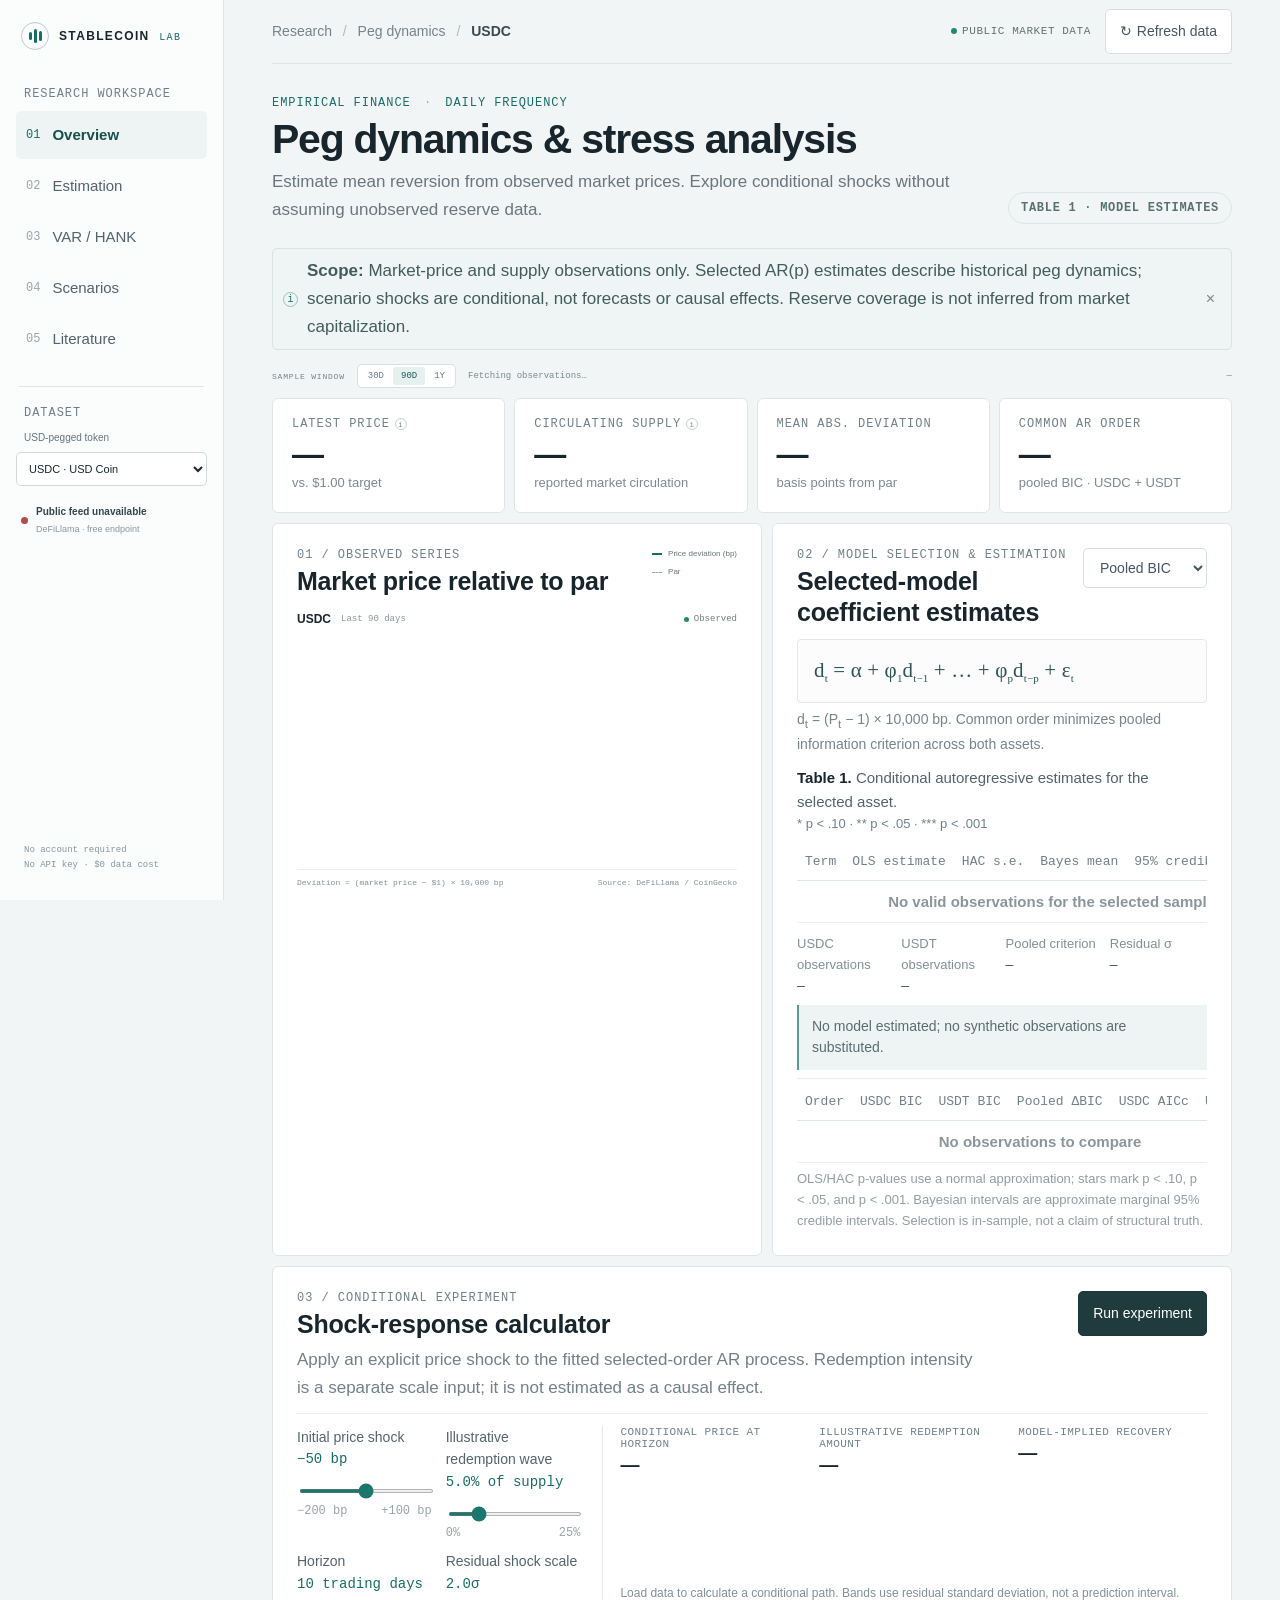
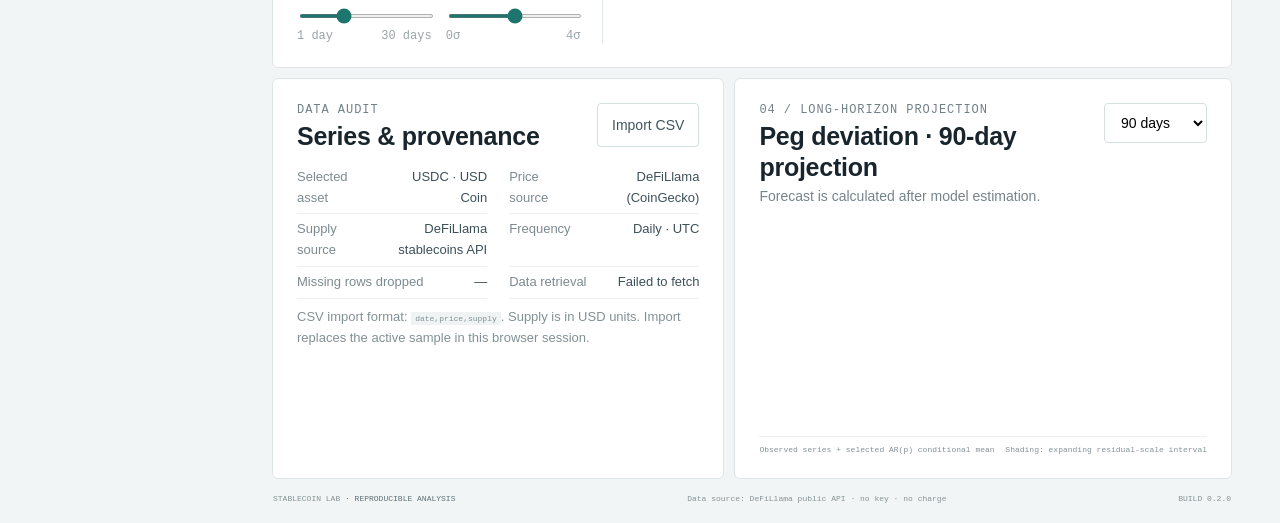
<file: index.html>
<!doctype html>
<html lang="en">
<head>
  <meta charset="utf-8"><meta name="viewport" content="width=device-width,initial-scale=1"><meta http-equiv="Content-Security-Policy" content="default-src 'self'; base-uri 'self'; object-src 'none'; form-action 'self'; script-src 'self'; style-src 'self'; img-src 'self' data:; font-src 'self'; connect-src 'self' https://stablecoins.llama.fi https://coins.llama.fi; upgrade-insecure-requests">
  <meta name="theme-color" content="#f7f8fa"><meta name="description" content="Empirical stablecoin peg diagnostics and scenario analysis.">
  <title>Stablecoin Lab — Empirical Research</title>
  
  
  <link rel="stylesheet" href="styles.css">
</head>
<body>
<div class="layout">
  <aside class="rail">
    <a class="wordmark" href="#overview" aria-label="Stablecoin Lab home"><span class="mark"><i></i><i></i><i></i></span><span>STABLECOIN <small>LAB</small></span></a>
    <div class="rail-caption">RESEARCH WORKSPACE</div>
    <nav class="nav"><a class="nav-link active" href="index.html#overview"><span>01</span> Overview</a><a class="nav-link" href="index.html#specification"><span>02</span> Estimation</a><a class="nav-link" href="models.html"><span>03</span> VAR / HANK</a><a class="nav-link" href="index.html#stress"><span>04</span> Scenarios</a><a class="nav-link" href="literature.html"><span>05</span> Literature</a></nav>
    <div class="rail-divider"></div>
    <div class="rail-caption">DATASET</div>
    <label class="select-label" for="assetSelect">USD-pegged token</label><select class="asset-select" id="assetSelect"><option value="USDC">USDC · USD Coin</option><option value="USDT">USDT · Tether</option></select>
    <div class="data-source-note"><span class="source-live" id="liveDot"></span><span><b id="sourceStatus">Connecting to public feed</b><small>DeFiLlama · free endpoint</small></span></div>
    <div class="rail-bottom"><div class="privacy-note">No account required<br>No API key · $0 data cost</div></div>
  </aside>
  <main class="workspace" id="overview">
    <header class="topbar"><div class="crumb">Research <span>/</span> Peg dynamics <span>/</span> <b id="assetCrumb">USDC</b></div><div class="topbar-right"><span class="dataset-badge"><i></i> PUBLIC MARKET DATA</span><button class="top-button" id="refreshBtn">↻ <span>Refresh data</span></button></div></header>
    <section class="page-head"><div><div class="kicker">EMPIRICAL FINANCE <span>·</span> DAILY FREQUENCY</div><h1>Peg dynamics &amp; stress analysis</h1><p class="intro">Estimate mean reversion from observed market prices. Explore conditional shocks without assuming unobserved reserve data.</p></div><div class="page-actions"><span class="table-mark">TABLE 1 · MODEL ESTIMATES</span></div></section>
    <div class="notice"><span class="notice-icon">i</span><span><b>Scope:</b> Market-price and supply observations only. Selected AR(p) estimates describe historical peg dynamics; scenario shocks are conditional, not forecasts or causal effects. Reserve coverage is not inferred from market capitalization.</span><button id="noticeClose" aria-label="Dismiss scope note">×</button></div>
    <div class="controls-row"><div class="control-label">SAMPLE WINDOW</div><div class="segmented" role="group" aria-label="Sample window"><button data-days="30">30D</button><button class="chosen" data-days="90">90D</button><button data-days="365">1Y</button></div><span class="sample-meta" id="sampleMeta">Fetching observations…</span><span class="asof" id="asOf">—</span></div>
    <section class="metrics" aria-label="Descriptive statistics">
      <article class="metric"><div class="metric-label">LATEST PRICE <span class="tip" title="Latest DeFiLlama market price observation">i</span></div><strong id="priceValue">—</strong><div class="metric-sub" id="priceDeviation">vs. $1.00 target</div></article>
      <article class="metric"><div class="metric-label">CIRCULATING SUPPLY <span class="tip" title="Supply from DeFiLlama stablecoin data">i</span></div><strong id="supplyValue">—</strong><div class="metric-sub">reported market circulation</div></article>
      <article class="metric"><div class="metric-label">MEAN ABS. DEVIATION</div><strong id="maeValue">—</strong><div class="metric-sub">basis points from par</div></article>
      <article class="metric"><div class="metric-label">COMMON AR ORDER</div><strong id="orderValue">—</strong><div class="metric-sub" id="rhoSub">pooled BIC · USDC + USDT</div></article>
    </section>
    <div class="analysis-grid">
      <section class="card chart-card"><div class="card-head"><div><div class="section-label">01 / OBSERVED SERIES</div><h2>Market price relative to par</h2></div><div class="chart-legend"><span><i class="legend-price"></i>Price deviation (bp)</span><span><i class="legend-par"></i>Par</span></div></div><div class="chart-statline"><strong id="chartAsset">USDC</strong><span id="chartRange">Last 90 days</span><span class="feed-label"><i></i> Observed</span></div><div class="chart-box"><svg id="priceChart" viewBox="0 0 900 300" role="img" aria-label="Observed stablecoin price deviations"></svg></div><div class="chart-foot"><span>Deviation = (market price − $1) × 10,000 bp</span><span>Source: DeFiLlama / CoinGecko</span></div></section>
      <section class="card model-card" id="specification"><div class="card-head"><div><div class="section-label">02 / MODEL SELECTION &amp; ESTIMATION</div><h2>Selected-model coefficient estimates</h2></div><div class="model-actions"><select id="orderMethod" aria-label="Model order selection"><option value="bic">Pooled BIC</option><option value="aicc">Pooled AICc</option><option value="fixed4">Fixed AR(4)</option></select></div></div><div class="equation">d<sub>t</sub> = α + φ<sub>1</sub>d<sub>t−1</sub> + … + φ<sub>p</sub>d<sub>t−p</sub> + ε<sub>t</sub></div><p class="model-note">d<sub>t</sub> = (P<sub>t</sub> − 1) × 10,000 bp. Common order minimizes pooled information criterion across both assets.</p><div class="paper-table-caption"><strong>Table 1.</strong> Conditional autoregressive estimates for the selected asset. <span>* p &lt; .10 · ** p &lt; .05 · *** p &lt; .001</span></div><div class="table-wrap"><table><thead><tr><th>Term</th><th>OLS estimate</th><th>HAC s.e.</th><th>Bayes mean</th><th>95% credible interval</th></tr></thead><tbody id="coefRows"><tr><td colspan="5" class="empty-cell">Waiting for USDC + USDT observations</td></tr></tbody></table></div><div class="fit-grid"><div><span>USDC observations</span><b id="nObs">—</b></div><div><span>USDT observations</span><b id="nObsOther">—</b></div><div><span>Pooled criterion</span><b id="criterionValue">—</b></div><div><span>Residual σ</span><b id="residSigma">—</b></div></div><div class="diagnostic" id="diagnostic">Model diagnostics will appear when both samples are loaded.</div><div class="order-wrap"><table><thead><tr><th>Order</th><th>USDC BIC</th><th>USDT BIC</th><th>Pooled ΔBIC</th><th>USDC AICc</th><th>USDT AICc</th></tr></thead><tbody id="orderRows"><tr><td colspan="6" class="empty-cell">Awaiting data</td></tr></tbody></table></div><div class="footnote">OLS/HAC p-values use a normal approximation; stars mark p &lt; .10, p &lt; .05, and p &lt; .001. Bayesian intervals are approximate marginal 95% credible intervals. Selection is in-sample, not a claim of structural truth.</div></section>
    </div>
    <section class="card stress-card" id="stress"><div class="stress-title"><div><div class="section-label">03 / CONDITIONAL EXPERIMENT</div><h2>Shock-response calculator</h2><p>Apply an explicit price shock to the fitted selected-order AR process. Redemption intensity is a separate scale input; it is not estimated as a causal effect.</p></div><button class="dark-button" id="runStress">Run experiment</button></div>
      <div class="stress-layout"><div class="stress-inputs">
        <div class="input-row"><label for="shockInput">Initial price shock</label><output id="shockOut">−50 bp</output><input id="shockInput" type="range" min="-200" max="100" value="-50" step="5"><div class="range-ends"><span>−200 bp</span><span>+100 bp</span></div></div>
        <div class="input-row"><label for="outflowInput">Illustrative redemption wave</label><output id="outflowOut">5.0% of supply</output><input id="outflowInput" type="range" min="0" max="25" value="5" step="0.5"><div class="range-ends"><span>0%</span><span>25%</span></div></div>
        <div class="input-row"><label for="horizonInput">Horizon</label><output id="horizonOut">10 trading days</output><input id="horizonInput" type="range" min="1" max="30" value="10" step="1"><div class="range-ends"><span>1 day</span><span>30 days</span></div></div>
        <div class="input-row"><label for="stressSigma">Residual shock scale</label><output id="sigmaOut">2.0σ</output><input id="stressSigma" type="range" min="0" max="4" value="2" step="0.1"><div class="range-ends"><span>0σ</span><span>4σ</span></div></div>
      </div><div class="scenario-output"><div class="scenario-kpis"><div><span>CONDITIONAL PRICE AT HORIZON</span><b id="scenarioPrice">—</b></div><div><span>ILLUSTRATIVE REDEMPTION AMOUNT</span><b id="redemptionAmount">—</b></div><div><span>MODEL-IMPLIED RECOVERY</span><b id="recoveryTime">—</b></div></div><div class="scenario-chart"><svg id="scenarioChart" viewBox="0 0 700 190" role="img" aria-label="Conditional price shock path"></svg></div><div class="scenario-caption" id="scenarioCaption">Load data to calculate a conditional path. Bands use residual standard deviation, not a prediction interval.</div></div></div>
    </section>
    <div class="lower-grid"><section class="card data-card"><div class="card-head"><div><div class="section-label">DATA AUDIT</div><h2>Series &amp; provenance</h2></div><label class="upload-button">Import CSV<input id="csvInput" type="file" accept=".csv,text/csv" hidden></label></div><div class="data-table"><div><span>Selected asset</span><b id="auditAsset">USDC · USD Coin</b></div><div><span>Price source</span><b>DeFiLlama (CoinGecko)</b></div><div><span>Supply source</span><b>DeFiLlama stablecoins API</b></div><div><span>Frequency</span><b>Daily · UTC</b></div><div><span>Missing rows dropped</span><b id="missingRows">—</b></div><div><span>Data retrieval</span><b id="retrievalStatus">In progress</b></div></div><p class="csv-help">CSV import format: <code>date,price,supply</code>. Supply is in USD units. Import replaces the active sample in this browser session.</p></section>
      <section class="card long-forecast"><div class="card-head"><div><div class="section-label">04 / LONG-HORIZON PROJECTION</div><h2 id="forecastHeading">Peg deviation · 90-day projection</h2></div><select id="forecastHorizon" aria-label="Forecast horizon"><option value="30">30 days</option><option value="90" selected>90 days</option><option value="180">180 days</option></select></div><div id="forecastMeta" class="model-note">Forecast is calculated after model estimation.</div><div class="forecast-box"><svg id="longForecast" viewBox="0 0 900 250" role="img" aria-label="Observed and forecast price deviation with uncertainty band"></svg></div><div class="chart-foot"><span>Observed series + selected AR(p) conditional mean</span><span>Shading: expanding residual-scale interval</span></div></section></div>
    
    
    <footer><span>STABLECOIN LAB <b>· REPRODUCIBLE ANALYSIS</b></span><span id="footerData">Data source: DeFiLlama public API · no key · no charge</span><span>BUILD 0.2.0</span></footer>
  </main>
</div><div class="toast" id="toast" role="status" aria-live="polite"></div><script src="app.js"></script>
</body></html>
</file>
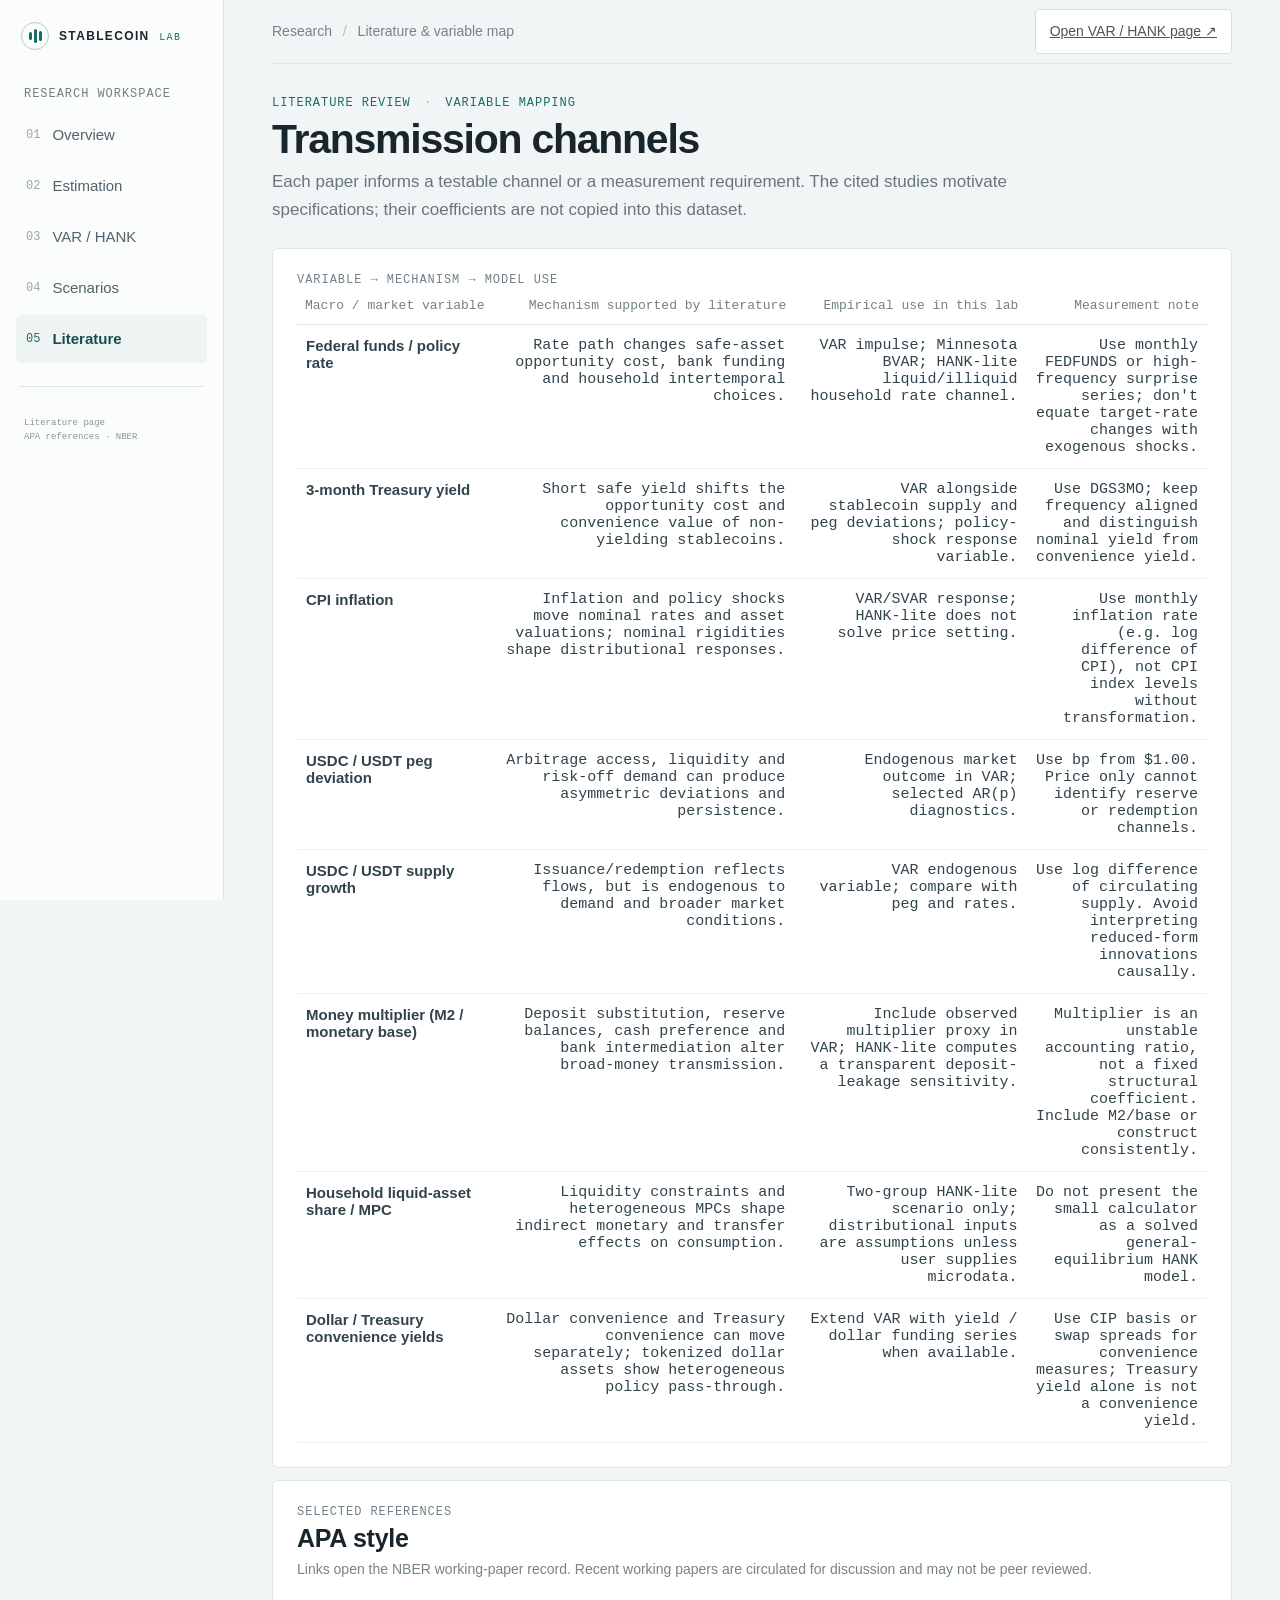
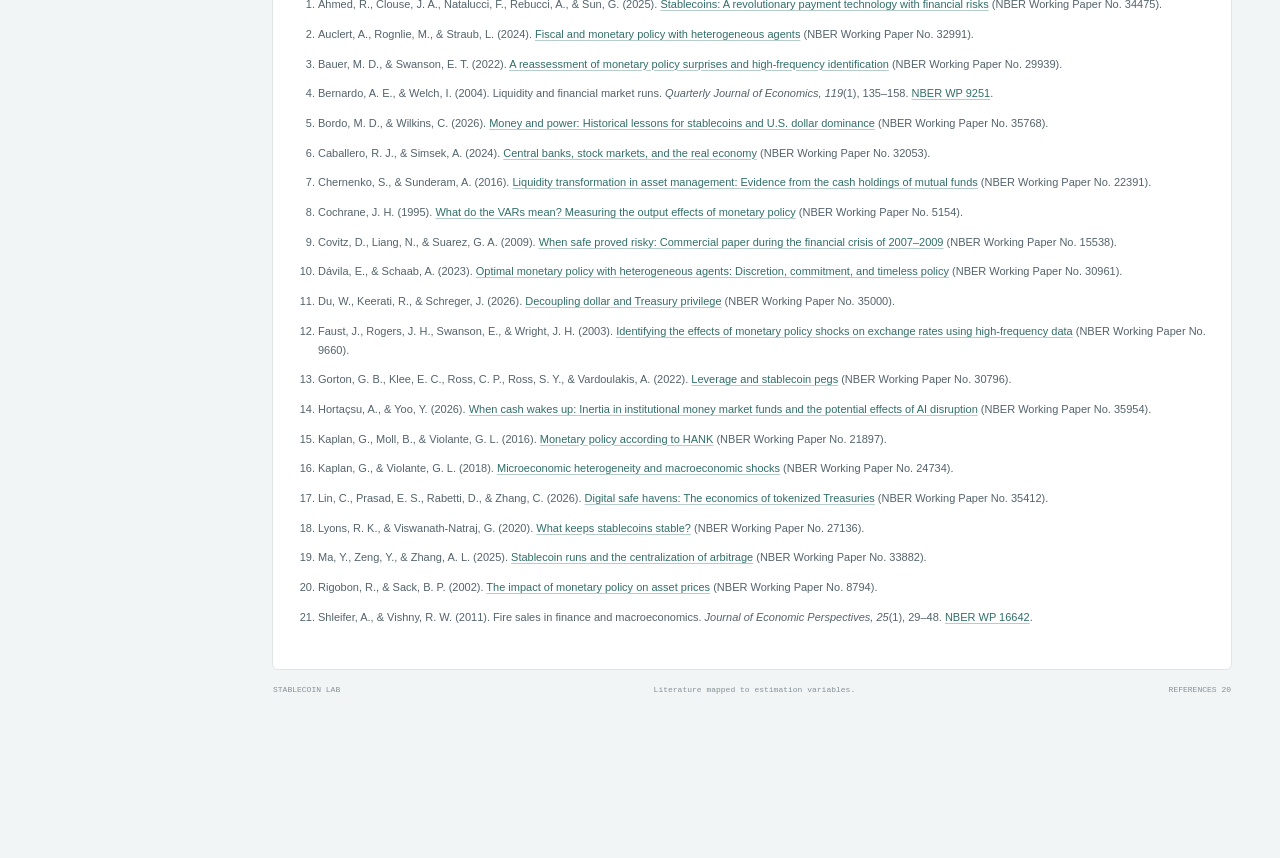
<file: literature.html>
<!doctype html><html lang="en"><head><meta charset="utf-8"><meta name="viewport" content="width=device-width,initial-scale=1"><meta http-equiv="Content-Security-Policy" content="default-src 'self'; base-uri 'self'; object-src 'none'; form-action 'self'; script-src 'self'; style-src 'self'; img-src 'self' data:; font-src 'self'; connect-src 'self' https://stablecoins.llama.fi https://coins.llama.fi; upgrade-insecure-requests"><meta name="theme-color" content="#f2f5f5"><title>Literature — Stablecoin Lab</title><link rel="stylesheet" href="styles.css"></head><body><div class="layout"><aside class="rail"><a class="wordmark" href="index.html"><span class="mark"><i></i><i></i><i></i></span><span>STABLECOIN <small>LAB</small></span></a><div class="rail-caption">RESEARCH WORKSPACE</div><nav class="nav"><a class="nav-link" href="index.html"><span>01</span> Overview</a><a class="nav-link" href="index.html#specification"><span>02</span> Estimation</a><a class="nav-link" href="models.html"><span>03</span> VAR / HANK</a><a class="nav-link" href="index.html#stress"><span>04</span> Scenarios</a><a class="nav-link active" href="literature.html"><span>05</span> Literature</a></nav><div class="rail-divider"></div><div class="privacy-note">Literature page<br>APA references · NBER</div></aside><main class="workspace"><header class="topbar"><div class="crumb">Research <span>/</span> Literature &amp; variable map</div><div class="topbar-right"><a class="top-button" href="models.html">Open VAR / HANK page ↗</a></div></header><section class="page-head"><div><div class="kicker">LITERATURE REVIEW <span>·</span> VARIABLE MAPPING</div><h1>Transmission channels</h1><p class="intro">Each paper informs a testable channel or a measurement requirement. The cited studies motivate specifications; their coefficients are not copied into this dataset.</p></div></section><section class="card"><div class="section-label">VARIABLE → MECHANISM → MODEL USE</div><div class="table-wrap variable-map"><table><thead><tr><th>Macro / market variable</th><th>Mechanism supported by literature</th><th>Empirical use in this lab</th><th>Measurement note</th></tr></thead><tbody>
<tr><td>Federal funds / policy rate</td><td>Rate path changes safe-asset opportunity cost, bank funding and household intertemporal choices.</td><td>VAR impulse; Minnesota BVAR; HANK-lite liquid/illiquid household rate channel.</td><td>Use monthly FEDFUNDS or high-frequency surprise series; don't equate target-rate changes with exogenous shocks.</td></tr>
<tr><td>3-month Treasury yield</td><td>Short safe yield shifts the opportunity cost and convenience value of non-yielding stablecoins.</td><td>VAR alongside stablecoin supply and peg deviations; policy-shock response variable.</td><td>Use DGS3MO; keep frequency aligned and distinguish nominal yield from convenience yield.</td></tr>
<tr><td>CPI inflation</td><td>Inflation and policy shocks move nominal rates and asset valuations; nominal rigidities shape distributional responses.</td><td>VAR/SVAR response; HANK-lite does not solve price setting.</td><td>Use monthly inflation rate (e.g. log difference of CPI), not CPI index levels without transformation.</td></tr>
<tr><td>USDC / USDT peg deviation</td><td>Arbitrage access, liquidity and risk-off demand can produce asymmetric deviations and persistence.</td><td>Endogenous market outcome in VAR; selected AR(p) diagnostics.</td><td>Use bp from $1.00. Price only cannot identify reserve or redemption channels.</td></tr>
<tr><td>USDC / USDT supply growth</td><td>Issuance/redemption reflects flows, but is endogenous to demand and broader market conditions.</td><td>VAR endogenous variable; compare with peg and rates.</td><td>Use log difference of circulating supply. Avoid interpreting reduced-form innovations causally.</td></tr>
<tr><td>Money multiplier (M2 / monetary base)</td><td>Deposit substitution, reserve balances, cash preference and bank intermediation alter broad-money transmission.</td><td>Include observed multiplier proxy in VAR; HANK-lite computes a transparent deposit-leakage sensitivity.</td><td>Multiplier is an unstable accounting ratio, not a fixed structural coefficient. Include M2/base or construct consistently.</td></tr>
<tr><td>Household liquid-asset share / MPC</td><td>Liquidity constraints and heterogeneous MPCs shape indirect monetary and transfer effects on consumption.</td><td>Two-group HANK-lite scenario only; distributional inputs are assumptions unless user supplies microdata.</td><td>Do not present the small calculator as a solved general-equilibrium HANK model.</td></tr>
<tr><td>Dollar / Treasury convenience yields</td><td>Dollar convenience and Treasury convenience can move separately; tokenized dollar assets show heterogeneous policy pass-through.</td><td>Extend VAR with yield / dollar funding series when available.</td><td>Use CIP basis or swap spreads for convenience measures; Treasury yield alone is not a convenience yield.</td></tr>
</tbody></table></div></section><section class="card literature-list"><div class="section-label">SELECTED REFERENCES</div><h2>APA style</h2><p class="model-note">Links open the NBER working-paper record. Recent working papers are circulated for discussion and may not be peer reviewed.</p><ol class="apa-references">
<li>Ahmed, R., Clouse, J. A., Natalucci, F., Rebucci, A., &amp; Sun, G. (2025). <a href="https://doi.org/10.3386/w34475" target="_blank" rel="noopener">Stablecoins: A revolutionary payment technology with financial risks</a> (NBER Working Paper No. 34475).</li>
<li>Auclert, A., Rognlie, M., &amp; Straub, L. (2024). <a href="https://doi.org/10.3386/w32991" target="_blank" rel="noopener">Fiscal and monetary policy with heterogeneous agents</a> (NBER Working Paper No. 32991).</li>
<li>Bauer, M. D., &amp; Swanson, E. T. (2022). <a href="https://doi.org/10.3386/w29939" target="_blank" rel="noopener">A reassessment of monetary policy surprises and high-frequency identification</a> (NBER Working Paper No. 29939).</li>
<li>Bernardo, A. E., &amp; Welch, I. (2004). Liquidity and financial market runs. <i>Quarterly Journal of Economics, 119</i>(1), 135–158. <a href="https://www.nber.org/papers/w9251" target="_blank" rel="noopener">NBER WP 9251</a>.</li>
<li>Bordo, M. D., &amp; Wilkins, C. (2026). <a href="https://doi.org/10.3386/w35768" target="_blank" rel="noopener">Money and power: Historical lessons for stablecoins and U.S. dollar dominance</a> (NBER Working Paper No. 35768).</li>
<li>Caballero, R. J., &amp; Simsek, A. (2024). <a href="https://doi.org/10.3386/w32053" target="_blank" rel="noopener">Central banks, stock markets, and the real economy</a> (NBER Working Paper No. 32053).</li>
<li>Chernenko, S., &amp; Sunderam, A. (2016). <a href="https://doi.org/10.3386/w22391" target="_blank" rel="noopener">Liquidity transformation in asset management: Evidence from the cash holdings of mutual funds</a> (NBER Working Paper No. 22391).</li>
<li>Cochrane, J. H. (1995). <a href="https://doi.org/10.3386/w5154" target="_blank" rel="noopener">What do the VARs mean? Measuring the output effects of monetary policy</a> (NBER Working Paper No. 5154).</li>
<li>Covitz, D., Liang, N., &amp; Suarez, G. A. (2009). <a href="https://doi.org/10.3386/w15538" target="_blank" rel="noopener">When safe proved risky: Commercial paper during the financial crisis of 2007–2009</a> (NBER Working Paper No. 15538).</li>
<li>Dávila, E., &amp; Schaab, A. (2023). <a href="https://doi.org/10.3386/w30961" target="_blank" rel="noopener">Optimal monetary policy with heterogeneous agents: Discretion, commitment, and timeless policy</a> (NBER Working Paper No. 30961).</li>
<li>Du, W., Keerati, R., &amp; Schreger, J. (2026). <a href="https://doi.org/10.3386/w35000" target="_blank" rel="noopener">Decoupling dollar and Treasury privilege</a> (NBER Working Paper No. 35000).</li>
<li>Faust, J., Rogers, J. H., Swanson, E., &amp; Wright, J. H. (2003). <a href="https://doi.org/10.3386/w9660" target="_blank" rel="noopener">Identifying the effects of monetary policy shocks on exchange rates using high-frequency data</a> (NBER Working Paper No. 9660).</li>
<li>Gorton, G. B., Klee, E. C., Ross, C. P., Ross, S. Y., &amp; Vardoulakis, A. (2022). <a href="https://doi.org/10.3386/w30796" target="_blank" rel="noopener">Leverage and stablecoin pegs</a> (NBER Working Paper No. 30796).</li>
<li>Hortaçsu, A., &amp; Yoo, Y. (2026). <a href="https://doi.org/10.3386/w35954" target="_blank" rel="noopener">When cash wakes up: Inertia in institutional money market funds and the potential effects of AI disruption</a> (NBER Working Paper No. 35954).</li>
<li>Kaplan, G., Moll, B., &amp; Violante, G. L. (2016). <a href="https://doi.org/10.3386/w21897" target="_blank" rel="noopener">Monetary policy according to HANK</a> (NBER Working Paper No. 21897).</li>
<li>Kaplan, G., &amp; Violante, G. L. (2018). <a href="https://doi.org/10.3386/w24734" target="_blank" rel="noopener">Microeconomic heterogeneity and macroeconomic shocks</a> (NBER Working Paper No. 24734).</li>
<li>Lin, C., Prasad, E. S., Rabetti, D., &amp; Zhang, C. (2026). <a href="https://doi.org/10.3386/w35412" target="_blank" rel="noopener">Digital safe havens: The economics of tokenized Treasuries</a> (NBER Working Paper No. 35412).</li>
<li>Lyons, R. K., &amp; Viswanath-Natraj, G. (2020). <a href="https://doi.org/10.3386/w27136" target="_blank" rel="noopener">What keeps stablecoins stable?</a> (NBER Working Paper No. 27136).</li>
<li>Ma, Y., Zeng, Y., &amp; Zhang, A. L. (2025). <a href="https://doi.org/10.3386/w33882" target="_blank" rel="noopener">Stablecoin runs and the centralization of arbitrage</a> (NBER Working Paper No. 33882).</li>
<li>Rigobon, R., &amp; Sack, B. P. (2002). <a href="https://doi.org/10.3386/w8794" target="_blank" rel="noopener">The impact of monetary policy on asset prices</a> (NBER Working Paper No. 8794).</li>
<li>Shleifer, A., &amp; Vishny, R. W. (2011). Fire sales in finance and macroeconomics. <i>Journal of Economic Perspectives, 25</i>(1), 29–48. <a href="https://www.nber.org/papers/w16642" target="_blank" rel="noopener">NBER WP 16642</a>.</li>
</ol></section><footer><span>STABLECOIN LAB</span><span>Literature mapped to estimation variables.</span><span>REFERENCES 20</span></footer></main></div></body></html>
</file>
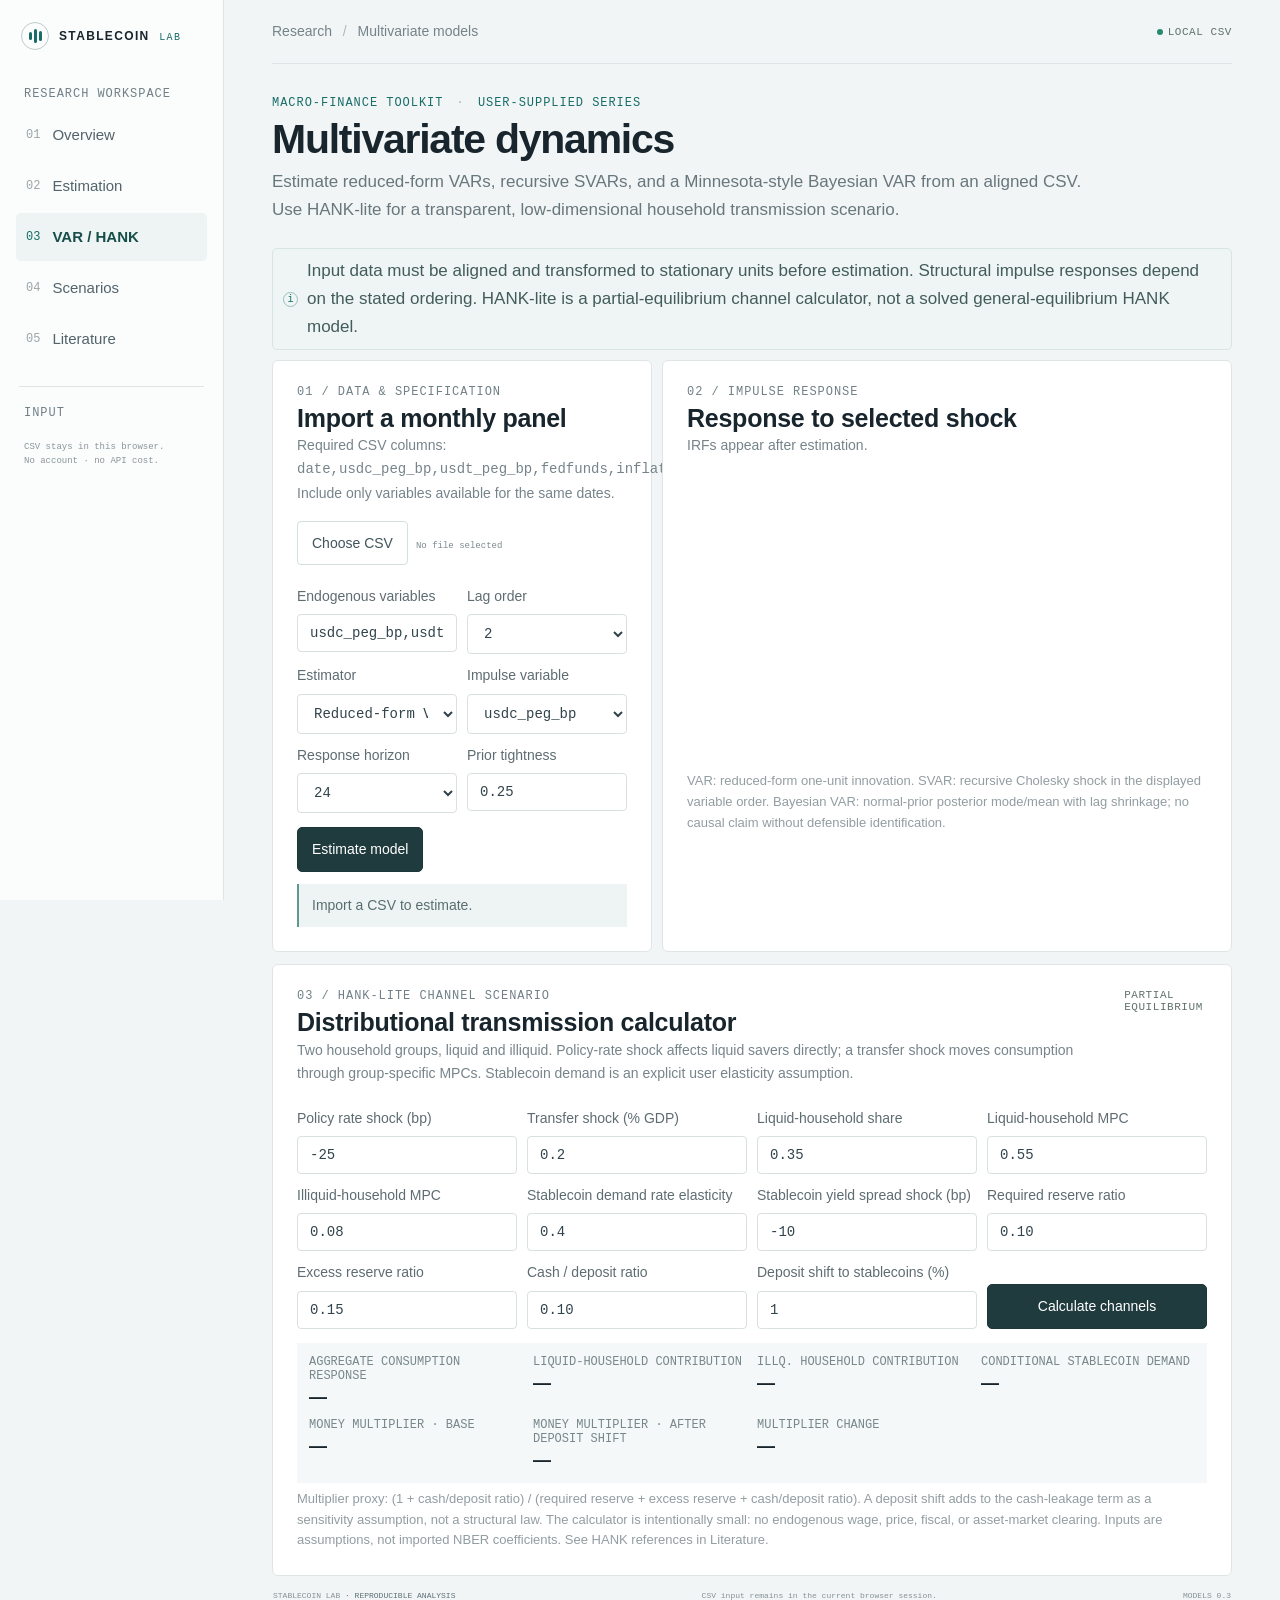
<file: models.html>
<!doctype html><html lang="en"><head><meta charset="utf-8"><meta name="viewport" content="width=device-width,initial-scale=1"><meta http-equiv="Content-Security-Policy" content="default-src 'self'; base-uri 'self'; object-src 'none'; form-action 'self'; script-src 'self'; style-src 'self'; img-src 'self' data:; font-src 'self'; connect-src 'self' https://stablecoins.llama.fi https://coins.llama.fi; upgrade-insecure-requests"><meta name="theme-color" content="#f2f5f5"><title>Models — Stablecoin Lab</title><link rel="stylesheet" href="styles.css"></head><body><div class="layout"><aside class="rail"><a class="wordmark" href="index.html"><span class="mark"><i></i><i></i><i></i></span><span>STABLECOIN <small>LAB</small></span></a><div class="rail-caption">RESEARCH WORKSPACE</div><nav class="nav"><a class="nav-link" href="index.html"><span>01</span> Overview</a><a class="nav-link" href="index.html#specification"><span>02</span> Estimation</a><a class="nav-link active" href="models.html"><span>03</span> VAR / HANK</a><a class="nav-link" href="index.html#stress"><span>04</span> Scenarios</a><a class="nav-link" href="literature.html"><span>05</span> Literature</a></nav><div class="rail-divider"></div><div class="rail-caption">INPUT</div><div class="privacy-note">CSV stays in this browser.<br>No account · no API cost.</div></aside><main class="workspace"><header class="topbar"><div class="crumb">Research <span>/</span> Multivariate models</div><div class="topbar-right"><span class="dataset-badge"><i></i> LOCAL CSV</span></div></header><section class="page-head"><div><div class="kicker">MACRO-FINANCE TOOLKIT <span>·</span> USER-SUPPLIED SERIES</div><h1>Multivariate dynamics</h1><p class="intro">Estimate reduced-form VARs, recursive SVARs, and a Minnesota-style Bayesian VAR from an aligned CSV. Use HANK-lite for a transparent, low-dimensional household transmission scenario.</p></div></section><div class="notice"><span class="notice-icon">i</span><span>Input data must be aligned and transformed to stationary units before estimation. Structural impulse responses depend on the stated ordering. HANK-lite is a partial-equilibrium channel calculator, not a solved general-equilibrium HANK model.</span></div><div class="analysis-grid model-page-grid"><section class="card"><div class="section-label">01 / DATA &amp; SPECIFICATION</div><h2>Import a monthly panel</h2><p class="model-note">Required CSV columns: <code>date,usdc_peg_bp,usdt_peg_bp,fedfunds,inflation,treasury3m,money_multiplier</code>. Include only variables available for the same dates.</p><label class="upload-button file-select">Choose CSV<input type="file" id="modelCsv" accept=".csv,text/csv" hidden></label><span id="fileStatus" class="sample-meta">No file selected</span><div class="field-grid"><label>Endogenous variables <input id="varList" value="usdc_peg_bp,usdt_peg_bp,fedfunds,inflation,money_multiplier" spellcheck="false"></label><label>Lag order <select id="lagOrder"><option>1</option><option selected>2</option><option>3</option><option>4</option></select></label><label>Estimator <select id="varType"><option value="var">Reduced-form VAR</option><option value="svar">Recursive SVAR (Cholesky)</option><option value="bvar">Bayesian VAR · Minnesota ridge</option></select></label><label>Impulse variable <select id="shockVar"></select></label><label>Response horizon <select id="irfHorizon"><option>12</option><option selected>24</option><option>36</option></select></label><label>Prior tightness <input id="priorTight" type="number" min="0.05" max="5" step="0.05" value="0.25"></label></div><button class="dark-button" id="estimateBtn">Estimate model</button><div id="modelError" class="diagnostic model-diagnostic">Import a CSV to estimate.</div></section><section class="card"><div class="section-label">02 / IMPULSE RESPONSE</div><h2 id="irfTitle">Response to selected shock</h2><div id="irfSummary" class="model-note">IRFs appear after estimation.</div><div class="chart-box irf-box"><svg id="irfChart" viewBox="0 0 900 300" role="img" aria-label="Impulse response functions"></svg></div><div id="coefSummary" class="table-wrap"></div><div class="footnote">VAR: reduced-form one-unit innovation. SVAR: recursive Cholesky shock in the displayed variable order. Bayesian VAR: normal-prior posterior mode/mean with lag shrinkage; no causal claim without defensible identification.</div></section></div><section class="card hank-card"><div class="card-head"><div><div class="section-label">03 / HANK-LITE CHANNEL SCENARIO</div><h2>Distributional transmission calculator</h2><p class="model-note">Two household groups, liquid and illiquid. Policy-rate shock affects liquid savers directly; a transfer shock moves consumption through group-specific MPCs. Stablecoin demand is an explicit user elasticity assumption.</p></div><span class="dataset-badge">PARTIAL EQUILIBRIUM</span></div><div class="hank-grid"><label>Policy rate shock (bp)<input id="hRate" type="number" value="-25" step="5"></label><label>Transfer shock (% GDP)<input id="hTransfer" type="number" value="0.2" step="0.05"></label><label>Liquid-household share<input id="hLiquidShare" type="number" value="0.35" min="0" max="1" step="0.05"></label><label>Liquid-household MPC<input id="hMpcL" type="number" value="0.55" min="0" max="1" step="0.05"></label><label>Illiquid-household MPC<input id="hMpcI" type="number" value="0.08" min="0" max="1" step="0.02"></label><label>Stablecoin demand rate elasticity<input id="hElasticity" type="number" value="0.4" step="0.05"></label><label>Stablecoin yield spread shock (bp)<input id="hSpread" type="number" value="-10" step="5"></label><label>Required reserve ratio<input id="hReserve" type="number" value="0.10" min="0.01" max="0.5" step="0.01"></label><label>Excess reserve ratio<input id="hExcess" type="number" value="0.15" min="0" max="1" step="0.01"></label><label>Cash / deposit ratio<input id="hCash" type="number" value="0.10" min="0" max="1" step="0.01"></label><label>Deposit shift to stablecoins (%)<input id="hShift" type="number" value="1" min="0" max="25" step="0.5"></label><button class="dark-button" id="hankBtn">Calculate channels</button></div><div class="hank-results"><div><span>AGGREGATE CONSUMPTION RESPONSE</span><b id="hCons">—</b></div><div><span>LIQUID-HOUSEHOLD CONTRIBUTION</span><b id="hLiquid">—</b></div><div><span>ILLQ. HOUSEHOLD CONTRIBUTION</span><b id="hIlliquid">—</b></div><div><span>CONDITIONAL STABLECOIN DEMAND</span><b id="hDemand">—</b></div><div><span>MONEY MULTIPLIER · BASE</span><b id="hMultBase">—</b></div><div><span>MONEY MULTIPLIER · AFTER DEPOSIT SHIFT</span><b id="hMultAfter">—</b></div><div><span>MULTIPLIER CHANGE</span><b id="hMultChange">—</b></div></div><div class="footnote">Multiplier proxy: (1 + cash/deposit ratio) / (required reserve + excess reserve + cash/deposit ratio). A deposit shift adds to the cash-leakage term as a sensitivity assumption, not a structural law. The calculator is intentionally small: no endogenous wage, price, fiscal, or asset-market clearing. Inputs are assumptions, not imported NBER coefficients. See HANK references in Literature.</div></section><footer><span>STABLECOIN LAB <b>· REPRODUCIBLE ANALYSIS</b></span><span>CSV input remains in the current browser session.</span><span>MODELS 0.3</span></footer></main></div><div id="toast" class="toast" role="status"></div><script src="models.js"></script></body></html>
</file>
<file: styles.css>
:root{--ink:#18252d;--muted:#66747d;--faint:#8b979e;--line:#dfe5e7;--paper:#fff;--canvas:#f5f7f7;--teal:#176d68;--teal2:#e8f3f1;--blue:#356a91;--gold:#a16b2a;--red:#a34343;--mono:'DM Mono',monospace;--sans:'DM Sans',sans-serif;--display:'Manrope',sans-serif}*{box-sizing:border-box}html{scroll-behavior:smooth}body{margin:0;background:var(--canvas);color:var(--ink);font:13px/1.45 var(--sans)}button,select,input{font:inherit}button{cursor:pointer}.layout{min-height:100vh}.rail{position:fixed;inset:0 auto 0 0;width:224px;background:#fff;border-right:1px solid var(--line);padding:22px 16px 15px;display:flex;flex-direction:column;z-index:3}.wordmark{display:flex;align-items:center;gap:10px;text-decoration:none;color:var(--ink);font:700 12px var(--display);letter-spacing:1.35px;margin:0 5px 37px}.wordmark small{font:500 10px var(--mono);letter-spacing:1.3px;color:var(--teal);margin-left:5px}.mark{width:28px;height:28px;border:1px solid #bdcbcd;border-radius:50%;display:flex;align-items:center;justify-content:center;gap:2px}.mark i{display:block;width:3px;border-radius:2px;background:var(--teal)}.mark i:nth-child(1){height:8px}.mark i:nth-child(2){height:14px}.mark i:nth-child(3){height:10px}.rail-caption,.section-label,.kicker,.metric-label{font:500 9px var(--mono);letter-spacing:1px;color:#718087}.rail-caption{padding:0 8px;margin-bottom:10px}.nav{display:grid;gap:3px}.nav-link{display:flex;gap:12px;align-items:center;padding:9px 9px;border-radius:5px;text-decoration:none;color:#53636b;font-size:11px}.nav-link span{font:10px var(--mono);color:#9aa5a9}.nav-link.active{background:#edf4f3;color:#174e4a;font-weight:600}.nav-link.active span{color:var(--teal)}.rail-divider{height:1px;background:var(--line);margin:23px 3px 19px}.select-label{font-size:10px;color:var(--muted);margin:0 8px 6px}.asset-select{background:#fff;color:var(--ink);border:1px solid #cfd9dc;border-radius:5px;padding:9px 8px;font-size:11px;width:100%;outline:none}.asset-select:focus,.top-button:focus-visible,button:focus-visible,input:focus-visible{outline:2px solid #4d9b95;outline-offset:2px}.data-source-note{margin:18px 5px 0;display:flex;align-items:center;gap:8px;font-size:10px}.data-source-note b{font-weight:600;color:#34464d;display:block}.data-source-note small{font-size:9px;color:var(--faint);display:block;margin-top:2px}.source-live,.dataset-badge i,.feed-label i{width:7px;height:7px;border-radius:50%;background:#23886c;display:inline-block}.source-live.error{background:#b34c4c}.rail-bottom{margin-top:auto}.privacy-note{font:9px/1.6 var(--mono);color:#89969b;padding:10px 8px 13px}.login-button{display:flex;align-items:center;gap:8px;width:100%;border:1px solid var(--line);background:#fff;border-radius:5px;padding:8px;color:#45555d;font-size:10px}.user-glyph{width:20px;height:20px;border:1px solid #d5dddf;border-radius:50%;display:grid;place-items:center;color:var(--teal)}.login-button small{margin-left:auto;font-size:8px;color:#8c979b}.workspace{margin-left:224px;padding:0 35px 20px;max-width:1700px}.topbar{height:54px;border-bottom:1px solid var(--line);display:flex;align-items:center;justify-content:space-between}.crumb{font-size:10px;color:#75838a}.crumb span{padding:0 7px;color:#afb9bc}.crumb b{font-weight:600;color:#394a52}.topbar-right{display:flex;align-items:center;gap:14px}.dataset-badge{font:8px var(--mono);letter-spacing:.55px;color:#61726e;display:flex;align-items:center;gap:5px}.dataset-badge i{width:6px;height:6px}.top-button,.outline-button,.small-action{border:1px solid #d6dfe0;background:#fff;border-radius:5px;color:#47565e;padding:6px 9px;font-size:10px}.top-button{display:flex;align-items:center;gap:5px}.page-head{display:flex;align-items:flex-end;justify-content:space-between;padding:23px 0 16px}.kicker{font-size:8px;letter-spacing:1.2px;color:var(--teal)}.kicker span{padding:0 5px;color:#aab6b7}h1{font:650 24px/1.2 var(--display);letter-spacing:-.75px;margin:7px 0 5px}.intro{margin:0;color:#68777d;font-size:11px;max-width:660px}.page-actions{display:flex;gap:7px}.outline-button,.dark-button{padding:8px 11px;font-size:10px}.dark-button{border:1px solid #1e3739;background:#203b3e;border-radius:5px;color:white}.dark-button:hover{background:#2d5555}.notice{display:flex;align-items:center;gap:9px;border:1px solid #d6e4e2;background:#eef5f4;border-radius:5px;padding:8px 10px;color:#435c5b;font-size:9px;line-height:1.45}.notice-icon{width:15px;height:15px;border:1px solid #9bbfba;border-radius:50%;display:grid;place-items:center;font:10px var(--mono);color:var(--teal);flex:none}.notice b{font-weight:700}.notice button{margin-left:auto;border:0;background:none;color:#748985;font-size:16px;line-height:1}.controls-row{display:flex;align-items:center;gap:12px;padding:14px 0 10px}.control-label{font:8px var(--mono);letter-spacing:.8px;color:#748189}.segmented{border:1px solid #d8e0e1;border-radius:5px;padding:2px;display:flex;background:white;gap:1px}.segmented button{border:0;background:transparent;color:#69777d;border-radius:3px;padding:4px 8px;font:9px var(--mono)}.segmented button.chosen{background:#e6f1ef;color:#185954}.sample-meta,.asof{font:9px var(--mono);color:#7c898e}.asof{margin-left:auto}.metrics{display:grid;grid-template-columns:repeat(4,minmax(0,1fr));gap:9px}.metric,.card{background:var(--paper);border:1px solid var(--line);border-radius:6px}.metric{padding:12px 13px;min-height:82px}.metric-label{font-size:8px;letter-spacing:.65px;display:flex;align-items:center;gap:5px}.tip{width:12px;height:12px;display:inline-grid;place-items:center;border:1px solid #c6d0d2;border-radius:50%;font:8px var(--mono);color:#7b8c90;cursor:help}.metric strong{display:block;font:600 21px var(--display);letter-spacing:-.4px;margin:5px 0 0}.metric-sub{font-size:9px;color:#7d898f}.analysis-grid{display:grid;grid-template-columns:minmax(0,1.22fr) minmax(460px,1fr);gap:10px;margin-top:10px}.card{padding:14px 15px}.chart-card,.model-card{min-height:353px}.card-head{display:flex;align-items:flex-start;justify-content:space-between;gap:12px}.section-label{font-size:8px;letter-spacing:.9px;color:#718087}h2{font:650 14px var(--display);letter-spacing:-.25px;margin:4px 0 0}.chart-legend{display:grid;gap:5px;font-size:8px;color:#68767b}.chart-legend span{display:flex;align-items:center;gap:6px}.legend-price{width:10px;height:2px;background:var(--teal)}.legend-par{width:10px;border-top:1px dashed #9ba8ac}.chart-statline{display:flex;align-items:center;gap:10px;margin-top:15px}.chart-statline strong{font:600 12px var(--display)}.chart-statline>span{font:9px var(--mono);color:#89959a}.chart-statline .feed-label{margin-left:auto;color:#718078;display:flex;align-items:center;gap:5px}.feed-label i{width:5px;height:5px}.chart-box{height:200px;margin:3px -2px 0}.chart-box svg{width:100%;height:100%;overflow:visible}.gridline{stroke:#e6ebec;stroke-width:1}.zero-line{stroke:#88989d;stroke-width:1;stroke-dasharray:4 4}.price-line{fill:none;stroke:#176d68;stroke-width:1.8;stroke-linejoin:round;stroke-linecap:round}.price-area{fill:url(#chartFade)}.chart-axis{fill:#8a969b;font:9px var(--mono)}.chart-foot{display:flex;justify-content:space-between;border-top:1px solid #edf0f1;padding-top:8px;color:#829095;font:8px var(--mono)}.small-action{font-size:9px;padding:5px 8px}.equation{border:1px solid #e2e8e9;background:#f8faf9;border-radius:4px;padding:8px 10px;margin:11px 0 5px;font:13px var(--mono);color:#2d5555}.equation sub{font-size:8px}.model-note{margin:0 0 8px;color:#76848a;font-size:9px}.table-wrap{overflow-x:auto}table{width:100%;border-collapse:collapse;font:9px var(--mono);white-space:nowrap}th{text-align:right;color:#718087;font-size:8px;font-weight:500;border-bottom:1px solid #dfe6e7;padding:6px 5px}th:first-child,td:first-child{text-align:left}td{text-align:right;border-bottom:1px solid #edf0f1;padding:7px 5px;color:#31434b}td:first-child{font-family:var(--sans);font-weight:600}.empty-cell{text-align:center!important;color:#8a969b;padding:18px 4px}.fit-grid{display:grid;grid-template-columns:repeat(4,1fr);gap:7px;padding:9px 0 7px}.fit-grid div{display:flex;flex-direction:column;gap:3px}.fit-grid span{font-size:8px;color:#829095}.fit-grid b{font:10px var(--mono);color:#34484e}.diagnostic{font-size:9px;color:#596d70;background:#edf4f3;border-left:2px solid #5c9993;padding:6px 8px;min-height:29px}.footnote{font-size:8px;color:#929da1;margin-top:6px}.stress-card{margin-top:10px}.stress-title{display:flex;align-items:flex-start;justify-content:space-between;border-bottom:1px solid #e8eded;padding-bottom:11px}.stress-title p{font-size:9px;color:#728087;margin:5px 0 0;max-width:690px}.stress-layout{display:grid;grid-template-columns:minmax(240px,.75fr) minmax(0,1.6fr);gap:22px;padding-top:12px}.stress-inputs{display:grid;grid-template-columns:1fr 1fr;gap:10px 14px}.input-row label{display:block;font-size:9px;color:#53646b}.input-row output{display:block;font:10px var(--mono);color:var(--teal);margin:3px 0 6px}.input-row input{width:100%;accent-color:#1c766d;height:4px}.range-ends{display:flex;justify-content:space-between;font:8px var(--mono);color:#9aa4a7;margin-top:2px}.scenario-output{border-left:1px solid #e3e9ea;padding-left:17px}.scenario-kpis{display:grid;grid-template-columns:repeat(3,1fr);gap:10px}.scenario-kpis div{display:flex;flex-direction:column;gap:4px}.scenario-kpis span{font:7px var(--mono);letter-spacing:.4px;color:#718087}.scenario-kpis b{font:600 14px var(--display)}.scenario-chart{height:105px;margin-top:3px}.scenario-chart svg{height:100%;width:100%}.forecast-line{fill:none;stroke:#176d68;stroke-width:1.8}.forecast-band{fill:#dcebe8;opacity:.85}.shock-line{stroke:#9eb0b2;stroke-dasharray:3 3}.scenario-caption{color:#829095;font-size:8px}.lower-grid{display:grid;grid-template-columns:1fr 1.1fr;gap:10px;margin-top:10px}.data-card,.limits-card{min-height:190px}.upload-button{border:1px solid #d4dfe0;background:white;border-radius:4px;padding:5px 8px;font-size:9px;color:#41545b;cursor:pointer}.data-table{display:grid;grid-template-columns:1fr 1fr;column-gap:22px;margin-top:10px}.data-table div{display:flex;justify-content:space-between;gap:8px;border-bottom:1px solid #edf0f1;padding:5px 0}.data-table span{font-size:8px;color:#7d8a8f}.data-table b{font-size:8px;color:#3e5058;font-weight:500;text-align:right}.csv-help{font-size:8px;color:#829095;margin:8px 0 0}.csv-help code{font:8px var(--mono);background:#f0f3f3;padding:2px 4px}.limits-card ul{padding-left:15px;margin:9px 0;color:#617179;font-size:9px}.limits-card li{margin:4px 0}.limits-warning{border-left:2px solid #c28b4b;background:#faf5ed;color:#78592e;padding:6px 8px;font-size:8px;line-height:1.45}.issuer-links{display:flex;gap:13px;margin-top:8px}.issuer-links a{font-size:8px;color:#326f69;text-decoration:none}.literature{margin-top:10px}.literature-note{font:8px var(--mono);color:#839095}.paper-grid{display:grid;grid-template-columns:repeat(5,minmax(0,1fr));gap:8px;margin-top:12px}.paper{position:relative;text-decoration:none;border:1px solid #e0e6e7;border-radius:4px;padding:9px 9px 11px;color:var(--ink);min-height:103px;transition:border-color .15s,transform .15s,box-shadow .15s}.paper:hover{border-color:#90b9b4;transform:translateY(-2px);box-shadow:0 5px 14px #294d4b0d}.paper>span{font:7px var(--mono);letter-spacing:.2px;color:#66827e}.paper b{display:block;font:600 9px/1.35 var(--display);margin:6px 10px 4px 0}.paper small{display:block;color:#78868b;font-size:8px;line-height:1.35}.paper i{position:absolute;right:7px;top:7px;color:#8a9b9c;font-style:normal;font-size:9px}.literature-foot{border-top:1px solid #edf0f1;margin-top:10px;padding-top:7px;color:#879297;font-size:8px}footer{display:flex;justify-content:space-between;gap:10px;padding:15px 1px 0;color:#859196;font:8px var(--mono)}footer b{font-weight:400;color:#5c7076}.toast{position:fixed;bottom:20px;right:20px;z-index:5;padding:10px 14px;background:#213b3e;color:white;border-radius:5px;font-size:10px;opacity:0;transform:translateY(6px);transition:.2s;pointer-events:none;box-shadow:0 5px 20px #1c333322}.toast.show{opacity:1;transform:none}.error-state{color:#9c4242!important}.loading{color:#728087!important}
@media(max-width:1100px){.workspace{padding:0 20px 20px}.rail{width:200px}.workspace{margin-left:200px}.analysis-grid{grid-template-columns:1fr}.chart-card,.model-card{min-height:unset}.chart-box{height:230px}.stress-layout{grid-template-columns:1fr}.scenario-output{border-left:0;border-top:1px solid var(--line);padding:12px 0 0}.paper-grid{grid-template-columns:repeat(3,1fr)}}@media(max-width:700px){.rail{position:static;width:auto;padding:10px 14px;border-right:0;border-bottom:1px solid var(--line)}.wordmark{margin:0;height:27px}.rail-caption,.nav,.rail-divider,.select-label,.asset-select,.data-source-note,.rail-bottom{display:none}.workspace{margin:0;padding:0 12px 18px}.topbar{height:44px}.dataset-badge{display:none}.page-head{display:block;padding:18px 0 12px}h1{font-size:20px}.page-actions{margin-top:10px}.metrics{grid-template-columns:repeat(2,minmax(0,1fr));gap:7px}.metric{min-height:78px;padding:10px}.metric strong{font-size:18px}.controls-row{gap:7px;flex-wrap:wrap}.sample-meta{flex:1}.asof{width:100%;margin:0}.chart-box{height:190px}.chart-foot{font-size:7px;gap:8px}.fit-grid{grid-template-columns:repeat(2,1fr)}.stress-title{gap:10px}.stress-title .dark-button{flex:none}.stress-inputs{grid-template-columns:1fr 1fr}.scenario-kpis{grid-template-columns:1fr 1fr}.scenario-kpis div:last-child{grid-column:1/-1}.lower-grid{grid-template-columns:1fr}.data-table{column-gap:12px}.paper-grid{grid-template-columns:1fr 1fr}.literature-note{display:none}footer{flex-wrap:wrap}footer span:nth-child(2){order:3;width:100%}}

/* Research-console pass: more legible type, open canvas, restrained references. */
body{font-size:14px;background:#f2f5f5}.rail{background:#fbfcfc}.workspace{max-width:none;padding-left:42px;padding-right:42px}.page-head{padding-top:28px;padding-bottom:20px}h1{font-size:30px}.intro{font-size:13px;max-width:820px}h2{font-size:17px}.section-label,.metric-label{font-size:9px}.metric{padding:15px 16px;min-height:92px}.metric strong{font-size:24px}.metric-sub{font-size:10px}.card{padding:18px 19px}.chart-box{height:240px}.equation{font:16px/1.6 'Cambria Math','STIX Two Math','Times New Roman',serif;letter-spacing:.15px;padding:11px 13px;background:#fbfcfb}.equation sub{font-size:11px}.model-note,.intro,.notice{line-height:1.6}.model-note{font-size:10px}.model-actions{display:flex;align-items:center;gap:7px}.model-actions select{background:white;border:1px solid #d6dfe0;border-radius:5px;color:#47565e;padding:5px 8px;font-size:10px}.table-wrap table,.order-wrap table{font-size:10px}.table-wrap th,.order-wrap th{font-size:9px}.table-wrap td,.order-wrap td{padding:8px 6px}.order-wrap{margin-top:8px;max-height:170px;overflow:auto;border-top:1px solid #e8eded;padding-top:4px}.order-wrap .selected-order{background:#edf4f3;font-weight:600}.order-wrap .selected-order td:first-child{color:#176d68}.fit-grid{padding:11px 0}.fit-grid b{font-size:11px}.diagnostic{font-size:10px;padding:8px 10px}.footnote{font-size:9px;line-height:1.5}.research-note{font-size:11px;line-height:1.65;color:#52656c;margin:12px 0 6px}.apa-references{font-size:10px;line-height:1.65;color:#53636b;padding-left:21px;columns:2;column-gap:34px}.apa-references li{padding:2px 0 6px;break-inside:avoid}.apa-references a{color:#316e69;text-decoration:underline;text-decoration-color:#b5ceca;text-underline-offset:2px}.apa-references a:hover{color:#174e4a}.literature-foot{margin-top:12px;color:#738187;font:9px var(--mono)}.paper-grid{display:none}.stress-title p{font-size:10px}.input-row label{font-size:10px}.scenario-caption{font-size:9px}.data-table span,.data-table b,.csv-help,.limits-card ul,.limits-warning{font-size:9px}.card-head{margin-bottom:2px}@media(max-width:1100px){.workspace{padding-left:22px;padding-right:22px}.apa-references{columns:1}}@media(max-width:700px){body{font-size:13px}.workspace{padding:0 12px 18px}.page-head{padding:18px 0 12px}h1{font-size:23px}.intro{font-size:11px}.card{padding:13px}.chart-box{height:190px}.apa-references{font-size:9px}.model-actions{flex-wrap:wrap;justify-content:flex-end}.metrics{grid-template-columns:repeat(2,minmax(0,1fr))}}
.model-page-grid{grid-template-columns:minmax(380px,.9fr) minmax(0,1.4fr)}.field-grid,.hank-grid{display:grid;grid-template-columns:repeat(2,minmax(0,1fr));gap:10px;margin:14px 0}.field-grid label,.hank-grid label{display:flex;flex-direction:column;gap:5px;font-size:10px;color:#5e6c71}.field-grid input,.field-grid select,.hank-grid input{width:100%;border:1px solid #d8e0e1;border-radius:4px;background:white;padding:7px;color:#31434b;font:10px var(--mono)}.file-select{display:inline-flex;margin:8px 8px 6px 0}.irf-box{height:300px}.hank-card{margin-top:12px}.hank-grid{grid-template-columns:repeat(4,minmax(0,1fr));align-items:end}.hank-results{display:grid;grid-template-columns:repeat(4,1fr);gap:10px;background:#f5f8f8;padding:12px}.hank-results div{display:flex;flex-direction:column;gap:4px}.hank-results span{font:8px var(--mono);color:#78878c}.hank-results b{font:600 13px var(--display)}.long-forecast{min-width:0}.forecast-box{height:220px}.forecast-box svg{width:100%;height:100%}.long-forecast select{border:1px solid #d6dfe0;background:#fff;border-radius:4px;padding:5px 8px;font-size:10px}.forecast-band{fill:#dcebe8;opacity:.78}.forecast-line{fill:none;stroke:#527c9b;stroke-width:1.8}.shock-line{stroke:#96a6a9;stroke-dasharray:4 4}.variable-map td{white-space:normal;vertical-align:top;min-width:130px}.literature-list{margin-top:12px}.literature-list h2{margin-bottom:4px}.apa-references{font-size:11px;line-height:1.7;columns:1}.apa-references li{padding:3px 0 8px}.page-actions button{font-size:11px;padding:10px 14px}.notice,.intro{font-size:13px}.metric strong{font-size:26px}.chart-axis{font-size:10px}.workspace{padding-left:48px;padding-right:48px}@media(max-width:1100px){.model-page-grid{grid-template-columns:1fr}.hank-grid{grid-template-columns:repeat(2,1fr)}}@media(max-width:700px){.workspace{padding-left:12px;padding-right:12px}.hank-results{grid-template-columns:repeat(2,1fr)}.field-grid{grid-template-columns:1fr}}

/* Accessible, refined larger-type layout. */
:root{--mono:ui-monospace,SFMono-Regular,Consolas,monospace;--sans:Inter,"Segoe UI",Arial,sans-serif;--display:Inter,"Segoe UI",Arial,sans-serif}
body{font-size:18px;line-height:1.6}
.rail-caption,.section-label,.kicker,.metric-label{font-size:12px;letter-spacing:.08em}
.nav-link{font-size:15px;padding:12px 10px}.nav-link span{font-size:12px}
.topbar{height:64px}.crumb{font-size:14px}.dataset-badge{font-size:11px}
.page-head{padding-top:32px;padding-bottom:24px}h1{font-size:clamp(36px,3.2vw,48px);line-height:1.12;letter-spacing:-.03em}h2{font-size:25px;line-height:1.25}.intro,.notice,.stress-title p,.research-note{font-size:17px;line-height:1.65}
.metric{padding:18px 19px;min-height:108px}.metric-label{font-size:12px}.metric strong{font-size:32px}.metric-sub{font-size:13px}
.card{padding:24px}.equation{font-size:21px;padding:14px 16px}.model-note{font-size:14px;line-height:1.65}
.table-wrap table,.order-wrap table{font-size:14px}.table-wrap th,.order-wrap th{font-size:13px;padding:11px 8px}.table-wrap td,.order-wrap td{font-size:15px;padding:12px 9px}
.fit-grid span,.fit-grid b{font-size:13px}.diagnostic{font-size:14px;line-height:1.55;padding:11px 13px}.footnote{font-size:13px;line-height:1.6}
.input-row label{font-size:14px}.input-row output{font-size:14px}.range-ends,.scenario-caption{font-size:12px}.scenario-kpis span{font-size:11px}.scenario-kpis b{font-size:19px}
.data-table span,.data-table b,.csv-help,.limits-card ul,.limits-warning{font-size:13px;line-height:1.6}.upload-button,.outline-button,.dark-button,.small-action,.top-button{font-size:14px;padding:10px 14px}
.paper-table-caption{font-size:15px;line-height:1.6;color:#53636b;margin:10px 0 8px}.paper-table-caption strong{color:#18252d}.paper-table-caption span{display:block;color:#718087;font-size:13px}.table-mark{font:600 12px var(--mono);letter-spacing:.06em;color:#58716f;border:1px solid #dce6e4;border-radius:999px;padding:8px 12px;white-space:nowrap}
.field-grid label,.hank-grid label{font-size:14px;gap:7px}.field-grid input,.field-grid select,.hank-grid input,.long-forecast select,.model-actions select{font-size:14px;padding:10px 12px}.hank-results span{font-size:12px}.hank-results b{font-size:18px}.model-diagnostic{margin-top:12px}
@media(max-width:700px){body{font-size:16px}.topbar{height:54px}.workspace{padding:0 16px 24px}.page-head{padding:22px 0 16px}h1{font-size:clamp(30px,8vw,38px)}h2{font-size:22px}.intro,.notice,.stress-title p,.research-note{font-size:15px}.card{padding:18px}.metric{padding:13px;min-height:92px}.metric strong{font-size:25px}.metric-label{font-size:11px}.table-wrap table,.order-wrap table{font-size:13px}.table-wrap th,.order-wrap th{font-size:12px}.table-wrap td,.order-wrap td{font-size:13px;padding:10px 7px}.footnote,.model-note{font-size:12px}.table-mark{font-size:10px;padding:7px 9px}.paper-table-caption{font-size:13px}.paper-table-caption span{font-size:12px}.field-grid label,.hank-grid label{font-size:13px}.hank-results span{font-size:11px}.hank-results b{font-size:16px}}
</file>
